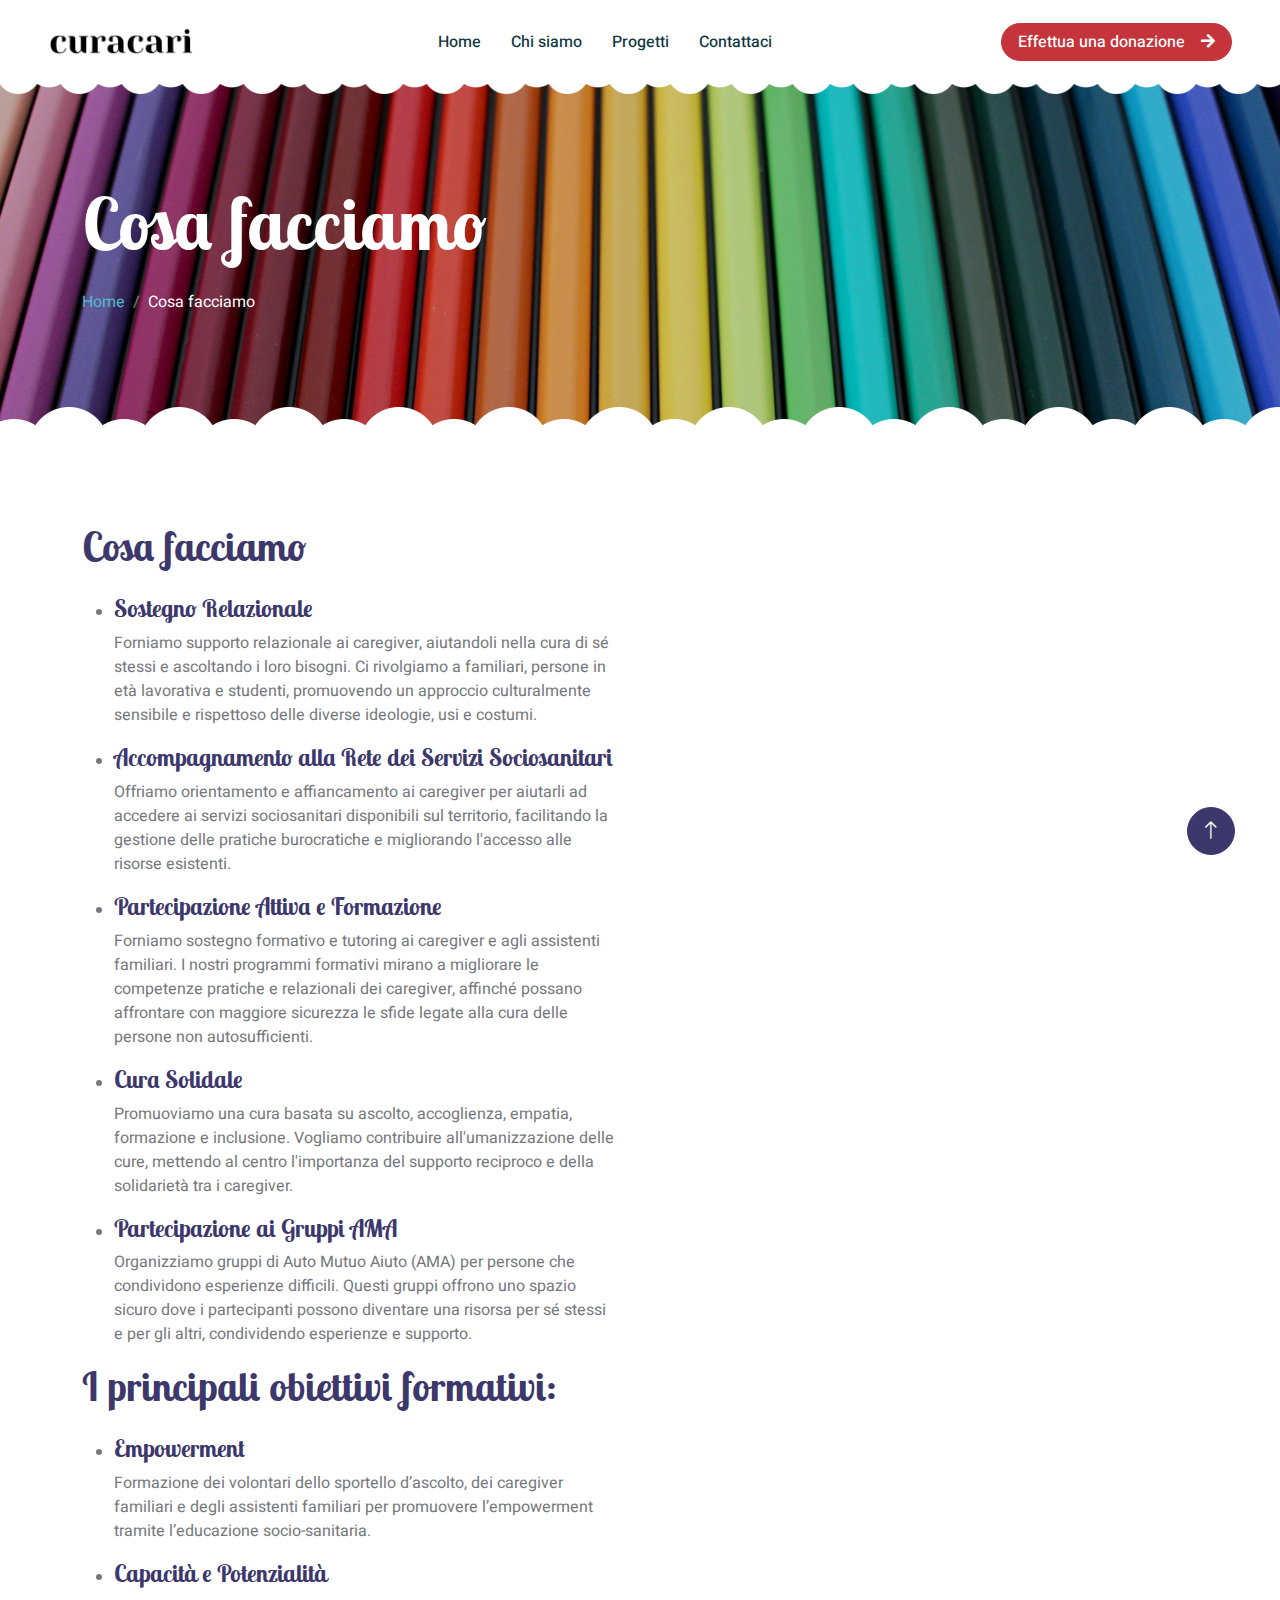
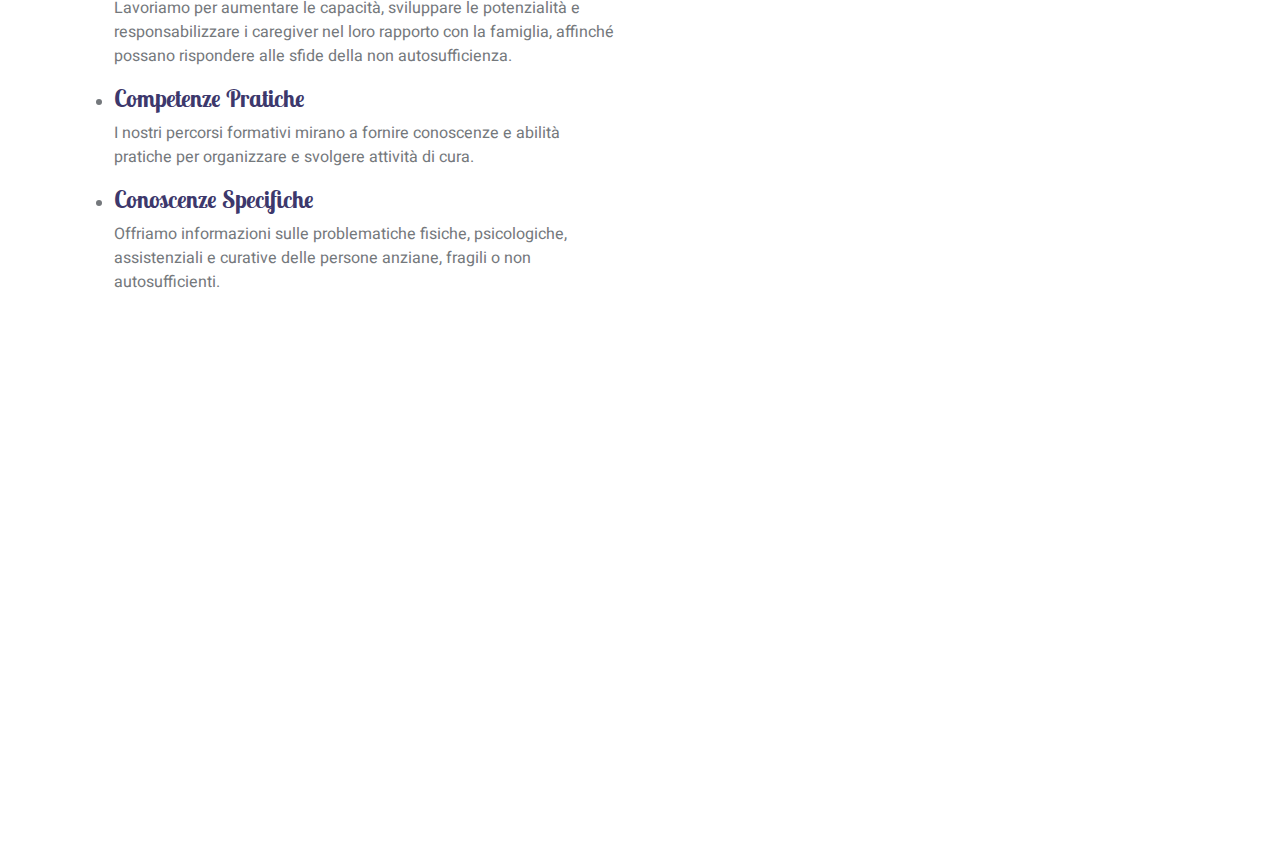
<file: about.html>
<!DOCTYPE html>

<html lang="en">
<head>

<!-- Google tag (gtag.js) -->
<script async="" src="https://www.googletagmanager.com/gtag/js?id=G-STEQ1QMHS6"></script>
<script>
      window.dataLayer = window.dataLayer || [];
      function gtag(){dataLayer.push(arguments);}
      gtag('js', new Date());
      gtag('config', 'G-STEQ1QMHS6');
    </script>
<meta charset="utf-8"/>
<meta content="width=device-width, initial-scale=1.0" name="viewport"/>

<meta content="caregiver, supporto, assistenti familiari, promozione sociale, formazione" name="keywords"/>

<!-- Open Graph Meta Tags -->
<meta content="Curacari - Associazione di promozione sociale" property="og:title"/>
<meta content="Supportiamo caregiver familiari e assistenti offrendo formazione, supporto e accompagnamento alla rete dei servizi sociosanitari." property="og:description"/>
<meta content="img/favicon.png" property="og:image"/> <!-- Sostituisci con l'URL dell'immagine -->
<meta content="https://curacari.org" property="og:url"/> <!-- Sostituisci con l'URL della pagina -->
<meta content="website" property="og:type"/>

<!-- Twitter Meta Tags -->
<meta content="Curacari - Associazione di promozione sociale" name="twitter:title"/>
<meta content="Supportiamo caregiver familiari e assistenti offrendo formazione, supporto e accompagnamento alla rete dei servizi sociosanitari." name="twitter:description"/>
<meta content="img/favicon.png" name="twitter:image"/> <!-- Sostituisci con l'URL dell'immagine -->
<meta content="summary_large_image" name="twitter:card"/>

<!-- Favicon -->
<link href="img/favicon.png" rel="icon" type="image/x-icon"/>

<!-- Google Web Fonts -->
<link href="https://fonts.googleapis.com" rel="preconnect"/>
<link crossorigin="" href="https://fonts.gstatic.com" rel="preconnect"/>
<link href="https://fonts.googleapis.com/css2?family=Heebo:wght@400;500;600&amp;family=Inter:wght@600&amp;family=Lobster+Two:wght@700&amp;display=swap" rel="stylesheet"/>

<!-- Icon Font Stylesheet -->
<link href="https://cdnjs.cloudflare.com/ajax/libs/font-awesome/5.10.0/css/all.min.css" rel="stylesheet"/>
<link href="https://cdn.jsdelivr.net/npm/bootstrap-icons@1.4.1/font/bootstrap-icons.css" rel="stylesheet"/>

<!-- Libraries Stylesheet -->
<link href="lib/animate/animate.min.css" rel="stylesheet"/>
<link href="lib/owlcarousel/assets/owl.carousel.min.css" rel="stylesheet"/>

<!-- Customized Bootstrap Stylesheet -->
<link href="css/bootstrap.min.css" rel="stylesheet"/>

<!-- Template Stylesheet -->
<link href="css/style.css" rel="stylesheet"/>
<title>Chi siamo – Curacari</title><meta content="Curacari è un’associazione dedicata al benessere dei caregiver familiari. Scopri la nostra missione, il nostro team e le attività che realizziamo." name="description"/></head>
<body>
<div class="container-xxl bg-white p-0" id="maincontainer">

<!-- Page Header End -->
<div class="container-xxl py-5 page-header position-relative mb-5">
<div class="container py-5">
<h1 class="display-2 text-white animated slideInDown mb-4">Cosa facciamo</h1>
<nav aria-label="breadcrumb animated slideInDown">
<ol class="breadcrumb">
<li class="breadcrumb-item"><a href="#">Home</a></li>
<li aria-current="page" class="breadcrumb-item text-white active">Cosa facciamo</li>
</ol>
</nav>
</div>
</div>
<!-- Page Header End -->

<!-- About Start -->
<div class="container-xxl py-5">
<div class="container">
<div class="row g-5 align-items-center">
<div class="col-lg-6 wow fadeInUp" data-wow-delay="0.1s">
<h1 class="mb-4 darkblue">Cosa facciamo</h1>
<ul>
<li>
<h4 class="darkblue">Sostegno Relazionale</h4>
<p>Forniamo supporto relazionale ai caregiver, aiutandoli nella cura di sé stessi e ascoltando i loro bisogni. Ci rivolgiamo a familiari, persone in età lavorativa e studenti, promuovendo un approccio culturalmente sensibile e rispettoso delle diverse ideologie, usi e costumi.</p>
</li>
<li>
<h4 class="darkblue">Accompagnamento alla Rete dei Servizi Sociosanitari</h4>
<p>Offriamo orientamento e affiancamento ai caregiver per aiutarli ad accedere ai servizi sociosanitari disponibili sul territorio, facilitando la gestione delle pratiche burocratiche e migliorando l'accesso alle risorse esistenti.</p>
</li>
<li>
<h4 class="darkblue">Partecipazione Attiva e Formazione</h4>
<p>Forniamo sostegno formativo e tutoring ai caregiver e agli assistenti familiari. I nostri programmi formativi mirano a migliorare le competenze pratiche e relazionali dei caregiver, affinché possano affrontare con maggiore sicurezza le sfide legate alla cura delle persone non autosufficienti.</p>
</li>
<li>
<h4 class="darkblue">Cura Solidale</h4>
<p>Promuoviamo una cura basata su ascolto, accoglienza, empatia, formazione e inclusione. Vogliamo contribuire all'umanizzazione delle cure, mettendo al centro l'importanza del supporto reciproco e della solidarietà tra i caregiver.</p>
</li>
<li>
<h4 class="darkblue">Partecipazione ai Gruppi AMA</h4>
<p>Organizziamo gruppi di Auto Mutuo Aiuto (AMA) per persone che condividono esperienze difficili. Questi gruppi offrono uno spazio sicuro dove i partecipanti possono diventare una risorsa per sé stessi e per gli altri, condividendo esperienze e supporto.</p>
</li>
</ul>
<h1 class="mb-4 darkblue">I principali obiettivi formativi:</h1>
<ul>
<li>
<h4 class="darkblue">Empowerment</h4>
<p>Formazione dei volontari dello sportello d’ascolto, dei caregiver familiari e degli assistenti familiari per promuovere l’empowerment tramite l’educazione socio-sanitaria.</p>
</li>
<li>
<h4 class="darkblue">Capacità e Potenzialità</h4>
<p>Lavoriamo per aumentare le capacità, sviluppare le potenzialità e responsabilizzare i caregiver nel loro rapporto con la famiglia, affinché possano rispondere alle sfide della non autosufficienza.</p>
</li>
<li>
<h4 class="darkblue">Competenze Pratiche</h4>
<p>I nostri percorsi formativi mirano a fornire conoscenze e abilità pratiche per organizzare e svolgere attività di cura.</p>
</li>
<li>
<h4 class="darkblue">Conoscenze Specifiche</h4>
<p>Offriamo informazioni sulle problematiche fisiche, psicologiche, assistenziali e curative delle persone anziane, fragili o non autosufficienti.</p>
</li>
</ul>
</div>
<div class="col-lg-6 about-img wow fadeInUp" data-wow-delay="0.5s">
<div class="row">
<div class="col-12 text-center">
<img alt="" class="img-fluid w-75 rounded-circle bg-light p-3" src="img/foto1.jpg"/>
</div>
<div class="col-6 text-start" style="margin-top: -150px;">
<img alt="" class="img-fluid w-100 rounded-circle bg-light p-3" src="img/foto2.jpg"/>
</div>
<div class="col-6 text-end" style="margin-top: -150px;">
<img alt="" class="img-fluid w-100 rounded-circle bg-light p-3" src="img/resto-del-carlino.webp"/>
</div>
</div>
</div>
</div>
</div>
</div>
<!-- About End -->

</div>
<!-- JavaScript Libraries -->
<script src="https://code.jquery.com/jquery-3.4.1.min.js"></script>
<script src="https://cdn.jsdelivr.net/npm/bootstrap@5.0.0/dist/js/bootstrap.bundle.min.js"></script>
<script src="lib/wow/wow.min.js"></script>
<script src="lib/easing/easing.min.js"></script>
<script src="lib/waypoints/waypoints.min.js"></script>
<script src="lib/owlcarousel/owl.carousel.min.js"></script>

<!-- Template Javascript -->
</body>
<script src="js/partials.js"></script>
<script src="js/main.js"></script>
</html>
</file>
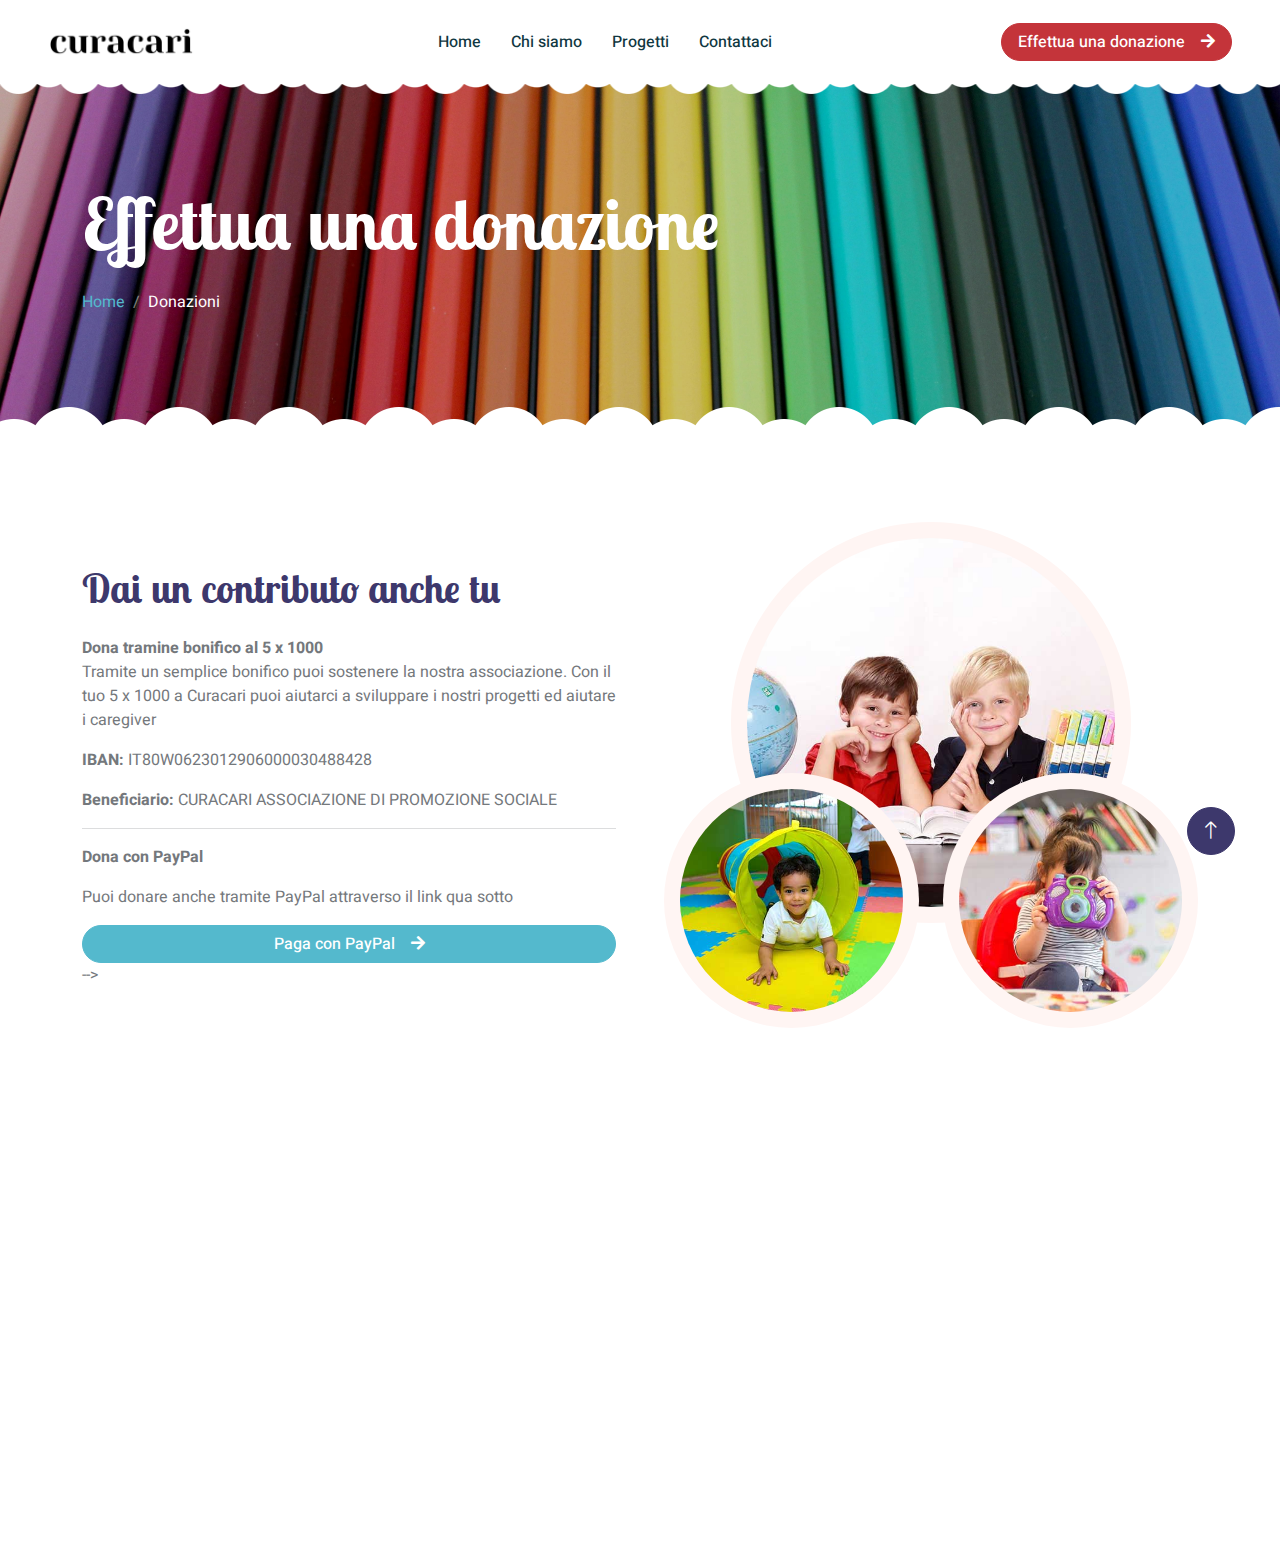
<file: donation.html>
<!DOCTYPE html>
<html lang="en">

<head>
    <!-- Google tag (gtag.js) -->
    <script async src="https://www.googletagmanager.com/gtag/js?id=G-STEQ1QMHS6"></script>
    <script>
      window.dataLayer = window.dataLayer || [];
      function gtag(){dataLayer.push(arguments);}
      gtag('js', new Date());
      gtag('config', 'G-STEQ1QMHS6');
    </script>

    <meta charset="utf-8">
    
    <meta content="width=device-width, initial-scale=1.0" name="viewport">
    <meta content="Curacari è un'associazione di promozione sociale che supporta caregiver familiari e assistenti, offrendo formazione, supporto e accompagnamento alla rete dei servizi sociosanitari." name="description">
    <meta content="caregiver, supporto, assistenti familiari, promozione sociale, formazione" name="keywords">

    <!-- Open Graph Meta Tags -->
    <meta property="og:title" content="Curacari - Associazione di promozione sociale">
    <meta property="og:description" content="Supportiamo caregiver familiari e assistenti offrendo formazione, supporto e accompagnamento alla rete dei servizi sociosanitari.">
    <meta property="og:image" content="img/favicon.png"> <!-- Sostituisci con l'URL dell'immagine -->
    <meta property="og:url" content="https://curacari.org"> <!-- Sostituisci con l'URL della pagina -->
    <meta property="og:type" content="website">

    <!-- Twitter Meta Tags -->
    <meta name="twitter:title" content="Curacari - Associazione di promozione sociale">
    <meta name="twitter:description" content="Supportiamo caregiver familiari e assistenti offrendo formazione, supporto e accompagnamento alla rete dei servizi sociosanitari.">
    <meta name="twitter:image" content="img/favicon.png"> <!-- Sostituisci con l'URL dell'immagine -->
    <meta name="twitter:card" content="summary_large_image">

    <!-- Favicon -->
    <link rel="icon" type="image/x-icon" href="img/favicon.png">
    <title>Fai una donazione – Curacari</title>
    <meta name="description" content="Sostieni Curacari e aiuta i caregiver familiari. Ogni donazione contribuisce a offrire formazione, supporto e strumenti pratici.">

    <!-- Google Web Fonts -->
    <link rel="preconnect" href="https://fonts.googleapis.com">
    <link rel="preconnect" href="https://fonts.gstatic.com" crossorigin>
    <link href="https://fonts.googleapis.com/css2?family=Heebo:wght@400;500;600&family=Inter:wght@600&family=Lobster+Two:wght@700&display=swap" rel="stylesheet">
    
    <!-- Icon Font Stylesheet -->
    <link href="https://cdnjs.cloudflare.com/ajax/libs/font-awesome/5.10.0/css/all.min.css" rel="stylesheet">
    <link href="https://cdn.jsdelivr.net/npm/bootstrap-icons@1.4.1/font/bootstrap-icons.css" rel="stylesheet">

    <!-- Libraries Stylesheet -->
    <link href="lib/animate/animate.min.css" rel="stylesheet">
    <link href="lib/owlcarousel/assets/owl.carousel.min.css" rel="stylesheet">

    <!-- Customized Bootstrap Stylesheet -->
    <link href="css/bootstrap.min.css" rel="stylesheet">

    <!-- Template Stylesheet -->
    <link href="css/style.css" rel="stylesheet">
</head>

<body>
    <div class="container-xxl bg-white p-0" id="maincontainer">



        <!-- Page Header End -->
        <div class="container-xxl py-5 page-header position-relative mb-5">
            <div class="container py-5">
                <h1 class="display-2 text-white animated slideInDown mb-4">Effettua una donazione</h1>
                <nav aria-label="breadcrumb animated slideInDown">
                    <ol class="breadcrumb">
                        <li class="breadcrumb-item"><a href="#">Home</a></li>                        
                        <li class="breadcrumb-item text-white active" aria-current="page">Donazioni</li>
                    </ol>
                </nav>
            </div>
        </div>
        <!-- Page Header End -->


        <!-- About Start -->
        <div class="container-xxl py-5">
            <div class="container">
                <div class="row g-5 align-items-center">
                    <div class="col-lg-6 wow fadeInUp" data-wow-delay="0.1s">
                        <h1 class="mb-4 darkblue">Dai un contributo anche tu</h1>
                        <p><strong>Dona tramine bonifico al 5 x 1000</strong><br>Tramite un semplice bonifico puoi sostenere la nostra associazione. Con il tuo 5 x 1000 a Curacari puoi aiutarci a sviluppare i nostri progetti ed aiutare i caregiver</p>
                        
                        <p><strong>IBAN: </strong>IT80W0623012906000030488428</p>
                        <p ><strong>Beneficiario: </strong>CURACARI ASSOCIAZIONE DI PROMOZIONE SOCIALE<br></p>
                        <hr>
                        <p><strong>Dona con PayPal</strong></p>
                        <p>Puoi donare anche tramite PayPal attraverso il link qua sotto</p>
                        <a target=”_blank” href="https://paypal.me/curacari" class="btn btn-primary btn-bluebtn rounded-pill px-3  d-lg-block">Paga con PayPal<i class="fa fa-arrow-right ms-3"></i></a>
                         -->
                    </div>
                    <div class="col-lg-6 about-img wow fadeInUp" data-wow-delay="0.5s">
                        <div class="row">
                            <div class="col-12 text-center">
                                <img class="img-fluid w-75 rounded-circle bg-light p-3" src="img/about-1.jpg" alt="">
                            </div>
                            <div class="col-6 text-start" style="margin-top: -150px;">
                                <img class="img-fluid w-100 rounded-circle bg-light p-3" src="img/about-2.jpg" alt="">
                            </div>
                            <div class="col-6 text-end" style="margin-top: -150px;">
                                <img class="img-fluid w-100 rounded-circle bg-light p-3" src="img/about-3.jpg" alt="">
                            </div>
                        </div>
                    </div>
                </div>
            </div>
        </div>
        <!-- About End -->





        



    </div>

    <!-- JavaScript Libraries -->
    <script src="https://code.jquery.com/jquery-3.4.1.min.js"></script>
    <script src="https://cdn.jsdelivr.net/npm/bootstrap@5.0.0/dist/js/bootstrap.bundle.min.js"></script>
    <script src="lib/wow/wow.min.js"></script>
    <script src="lib/easing/easing.min.js"></script>
    <script src="lib/waypoints/waypoints.min.js"></script>
    <script src="lib/owlcarousel/owl.carousel.min.js"></script>

    <!-- Template Javascript -->
    
</body>
<script src="js/partials.js"></script>
<script src="js/main.js"></script>
</html>
</file>
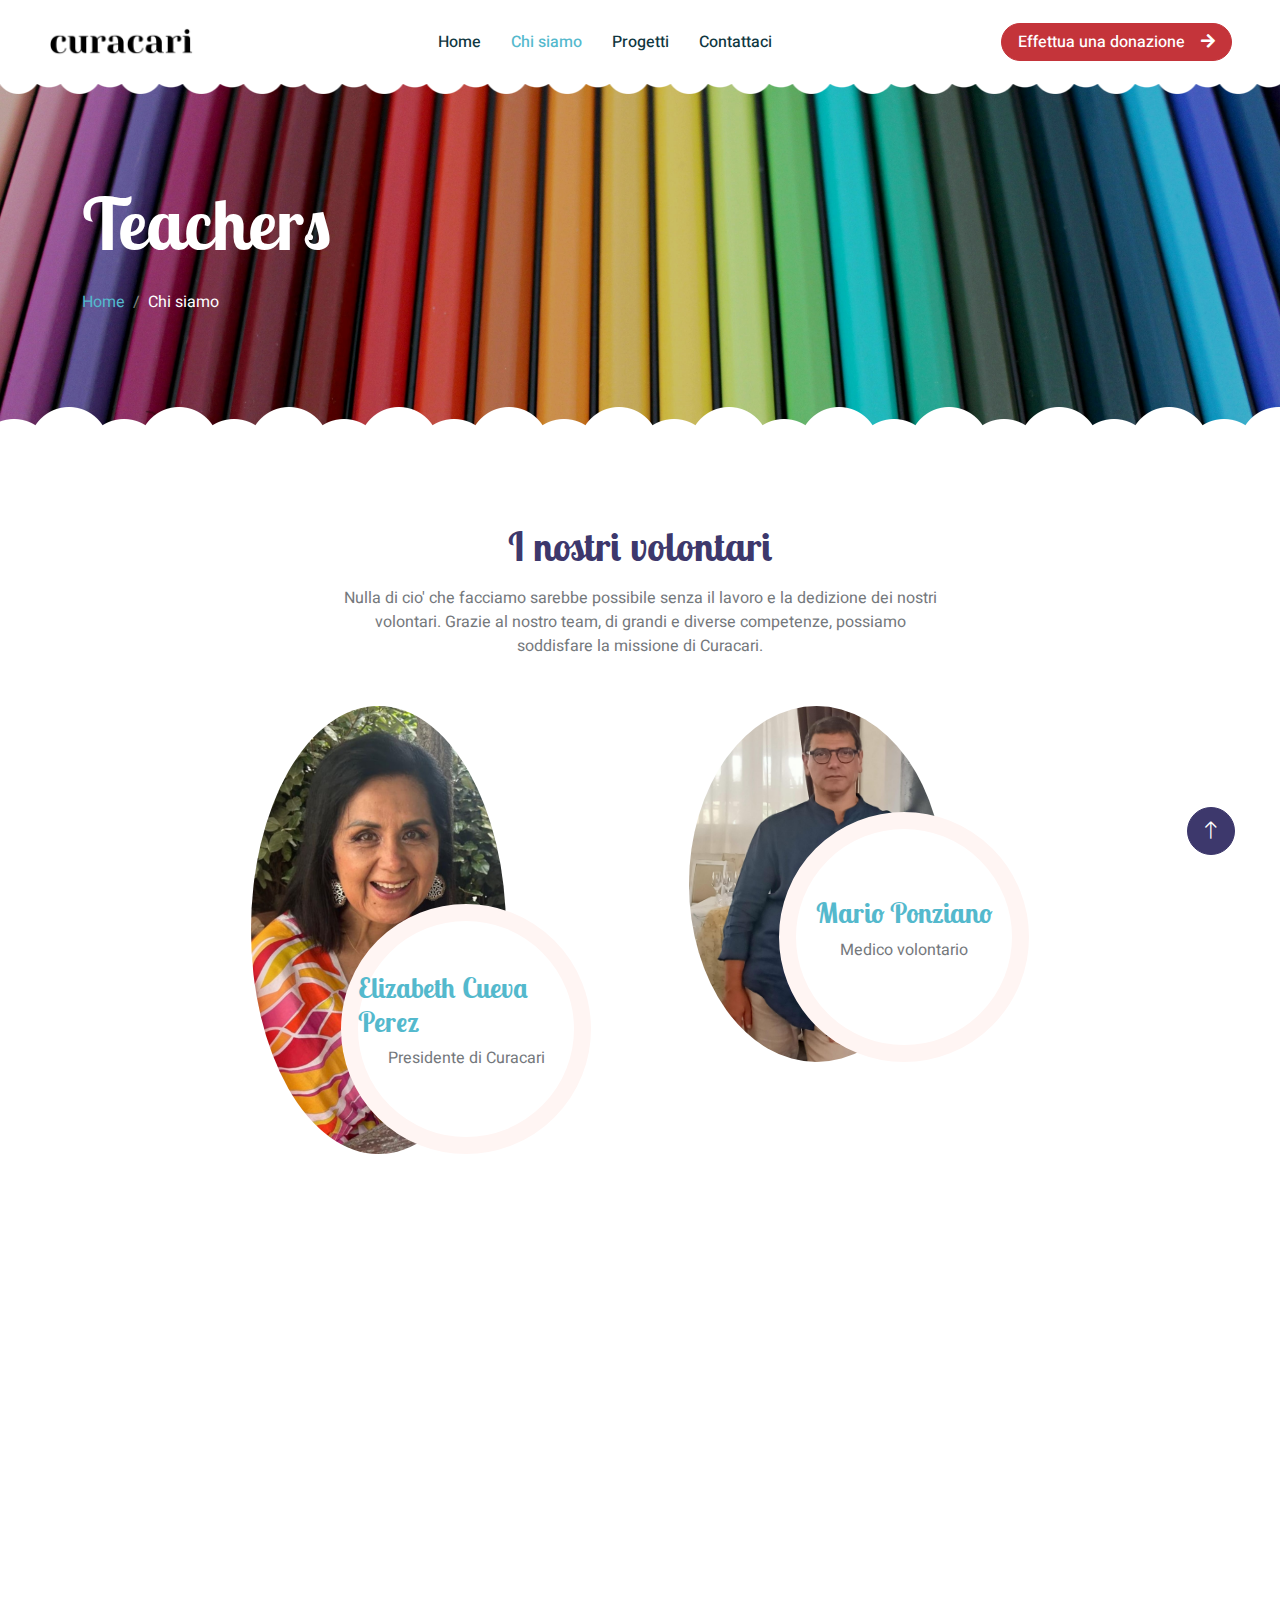
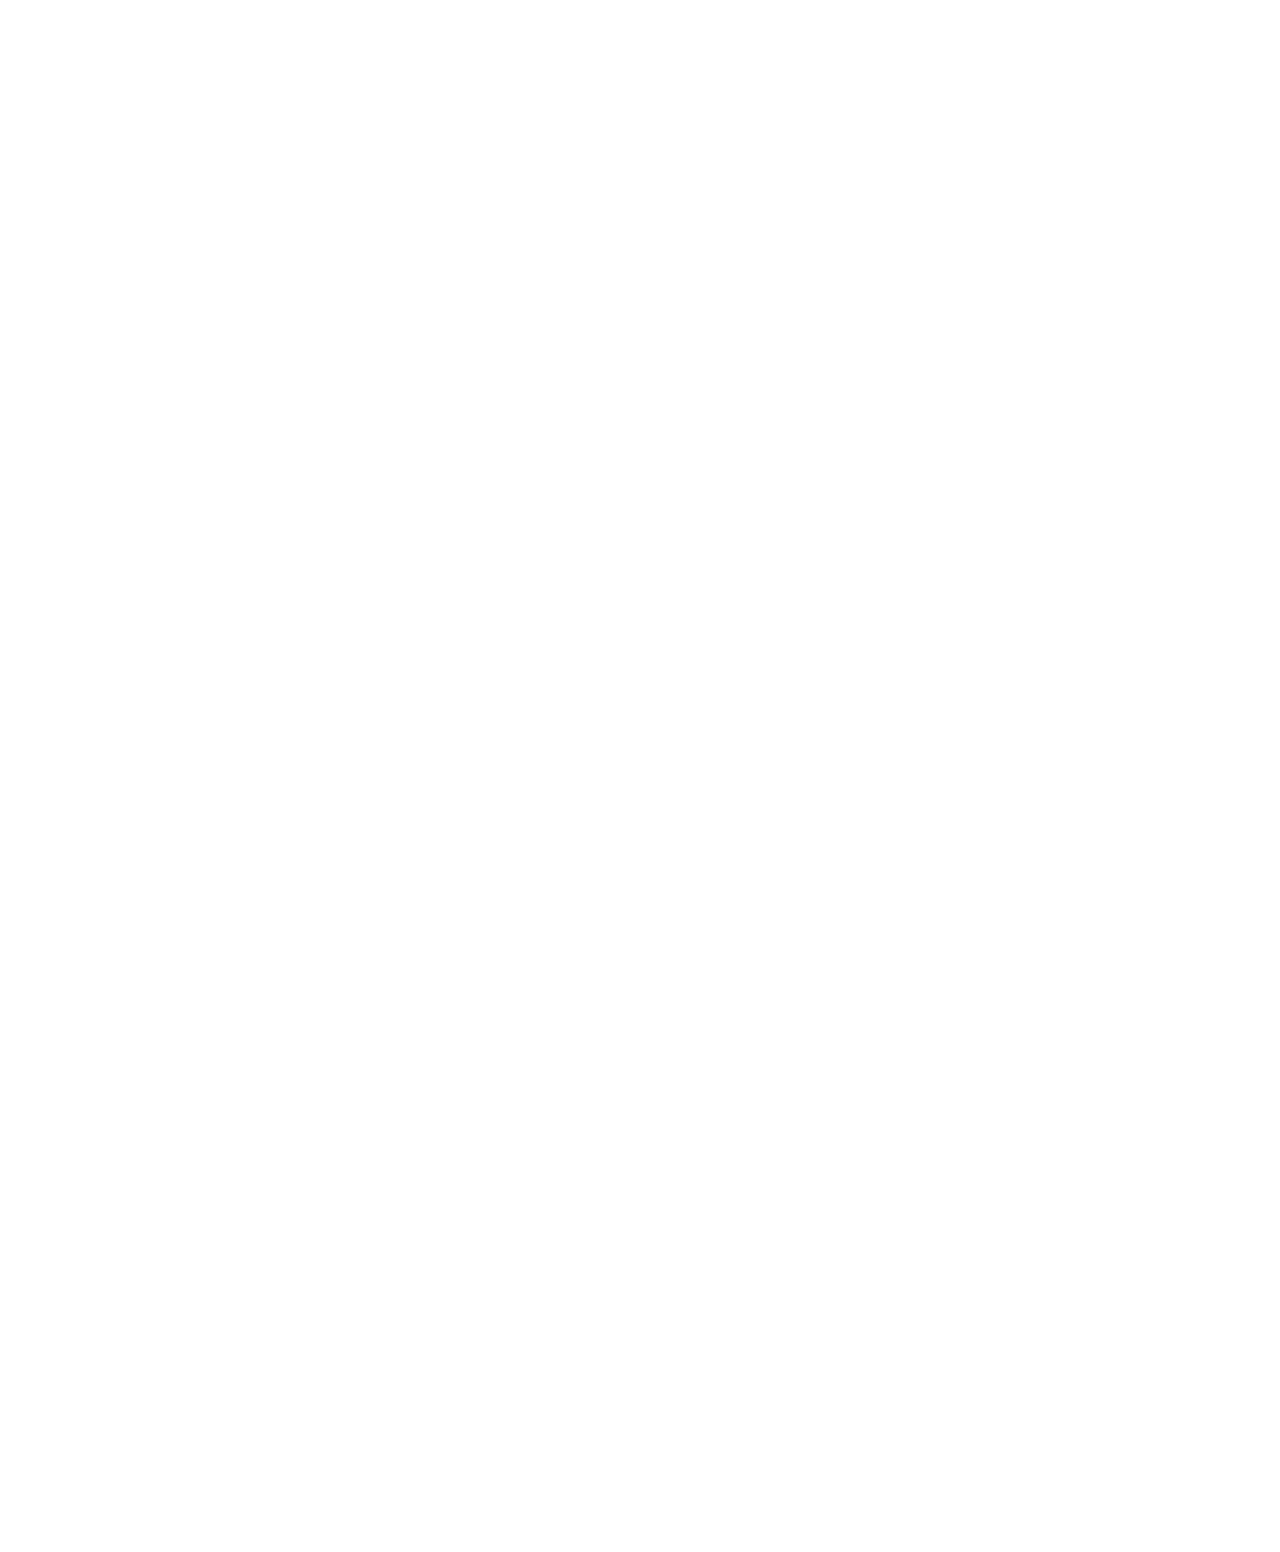
<file: team.html>
<!DOCTYPE html>
<html lang="en">

<head>
    <!-- Google tag (gtag.js) -->
    <script async src="https://www.googletagmanager.com/gtag/js?id=G-STEQ1QMHS6"></script>
    <script>
      window.dataLayer = window.dataLayer || [];
      function gtag(){dataLayer.push(arguments);}
      gtag('js', new Date());
      gtag('config', 'G-STEQ1QMHS6');
    </script>

    <meta charset="utf-8">
    
    <meta content="width=device-width, initial-scale=1.0" name="viewport">
    <meta content="Curacari è un'associazione di promozione sociale che supporta caregiver familiari e assistenti, offrendo formazione, supporto e accompagnamento alla rete dei servizi sociosanitari." name="description">
    <meta content="caregiver, supporto, assistenti familiari, promozione sociale, formazione" name="keywords">

    <!-- Open Graph Meta Tags -->
    <meta property="og:title" content="Curacari - Associazione di promozione sociale">
    <meta property="og:description" content="Supportiamo caregiver familiari e assistenti offrendo formazione, supporto e accompagnamento alla rete dei servizi sociosanitari.">
    <meta property="og:image" content="img/favicon.png"> <!-- Sostituisci con l'URL dell'immagine -->
    <meta property="og:url" content="https://curacari.org"> <!-- Sostituisci con l'URL della pagina -->
    <meta property="og:type" content="website">

    <!-- Twitter Meta Tags -->
    <meta name="twitter:title" content="Curacari - Associazione di promozione sociale">
    <meta name="twitter:description" content="Supportiamo caregiver familiari e assistenti offrendo formazione, supporto e accompagnamento alla rete dei servizi sociosanitari.">
    <meta name="twitter:image" content="img/favicon.png"> <!-- Sostituisci con l'URL dell'immagine -->
    <meta name="twitter:card" content="summary_large_image">

    <!-- Favicon -->
    <link rel="icon" type="image/x-icon" href="img/favicon.png">
    <title>Il nostro team – Curacari</title>
    <meta name="description" content="Conosci i professionisti e volontari che rendono possibile il lavoro di Curacari. Un team multidisciplinare al servizio dei caregiver.">

    <!-- Google Web Fonts -->
    <link rel="preconnect" href="https://fonts.googleapis.com">
    <link rel="preconnect" href="https://fonts.gstatic.com" crossorigin>
    <link href="https://fonts.googleapis.com/css2?family=Heebo:wght@400;500;600&family=Inter:wght@600&family=Lobster+Two:wght@700&display=swap" rel="stylesheet">
    
    <!-- Icon Font Stylesheet -->
    <link href="https://cdnjs.cloudflare.com/ajax/libs/font-awesome/5.10.0/css/all.min.css" rel="stylesheet">
    <link href="https://cdn.jsdelivr.net/npm/bootstrap-icons@1.4.1/font/bootstrap-icons.css" rel="stylesheet">

    <!-- Libraries Stylesheet -->
    <link href="lib/animate/animate.min.css" rel="stylesheet">
    <link href="lib/owlcarousel/assets/owl.carousel.min.css" rel="stylesheet">

    <!-- Customized Bootstrap Stylesheet -->
    <link href="css/bootstrap.min.css" rel="stylesheet">

    <!-- Template Stylesheet -->
    <link href="css/style.css" rel="stylesheet">
</head>

<body>
    <div class="container-xxl bg-white p-0" id="maincontainer">



        <!-- Page Header End -->
        <div class="container-xxl py-5 page-header position-relative mb-5">
            <div class="container py-5">
                <h1 class="display-2 text-white animated slideInDown mb-4">Teachers</h1>
                <nav aria-label="breadcrumb animated slideInDown">
                    <ol class="breadcrumb">
                        <li class="breadcrumb-item"><a href="#">Home</a></li>                        
                        <li class="breadcrumb-item text-white active" aria-current="page">Chi siamo</li>
                    </ol>
                </nav>
            </div>
        </div>
        <!-- Page Header End -->


        <!-- Team Start -->
        <div class="container-xxl py-5">
            <div class="container">
                <div class="text-center mx-auto mb-5 wow fadeInUp" data-wow-delay="0.1s" style="max-width: 600px;">
                    <h1 class="mb-3 darkblue">I nostri volontari</h1>
                    <p>Nulla di cio' che facciamo sarebbe possibile senza il lavoro e la dedizione dei nostri volontari. Grazie al nostro team, di grandi e diverse competenze, possiamo soddisfare la missione di Curacari.</p>
                </div>
                <div class="row g-5" id="teamrow">
                    
                    <div class="col-lg-4 col-md-6 wow fadeInUp" data-wow-delay="0.1s">
                        <div class="team-item position-relative">
                            <img class="img-fluid rounded-circle w-75" src="img/team-elizabeth.png" alt="">
                            <div class="team-text">
                                <h3>Elizabeth Cueva Perez</h3>
                                <p>Presidente di Curacari</p>
                                <div class="d-flex align-items-center">
                                    <!-- <a class="btn btn-square btn-primary mx-1" href=""><i class="fab fa-facebook-f"></i></a>
                                    <a class="btn btn-square btn-primary  mx-1" href=""><i class="fab fa-twitter"></i></a>
                                    <a class="btn btn-square btn-primary  mx-1" href=""><i class="fab fa-instagram"></i></a> -->
                                </div>
                            </div>
                        </div>
                    </div>
                    
                        <div class="col-lg-4 col-md-6 wow fadeInUp" data-wow-delay="0.1s">
                        <div class="team-item position-relative">
                            <img class="img-fluid rounded-circle w-75" src="img/team-mario.jpeg" alt="">
                            <div class="team-text">
                                <h3>Mario Ponziano</h3>
                                <p>Medico volontario</p>
                                <div class="d-flex align-items-center">
                                </div>
                            </div>
                        </div>
                    </div>

                        <div class="col-lg-4 col-md-6 wow fadeInUp" data-wow-delay="0.1s">
                        <div class="team-item position-relative">
                            <img class="img-fluid rounded-circle w-75" src="img/team-elisa.jpeg" alt="">
                            <div class="team-text">
                                <h3>Maria Assunta Ioele</h3>
                                <p>Avvocatessa volontaria</p>
                                <div class="d-flex align-items-center">
                                </div>
                            </div>
                        </div>
                    </div>

                        <div class="col-lg-4 col-md-6 wow fadeInUp" data-wow-delay="0.1s">
                        <div class="team-item position-relative">
                            <img class="img-fluid rounded-circle w-75" src="img/team-elisa.jpeg" alt="">
                            <div class="team-text">
                                <h3>Elisabetta Adani</h3>
                                <p>Volontaria infermiera</p>
                                <div class="d-flex align-items-center">
                                </div>
                            </div>
                        </div>
                    </div>
                    
                    <div class="col-lg-4 col-md-6 wow fadeInUp" data-wow-delay="0.1s">
                        <div class="team-item position-relative">
                            <img class="img-fluid rounded-circle w-75" src="img/team-riccardo.png" alt="">
                            <div class="team-text">
                                <h3>Riccardo Ferrari</h3>
                                <p>Incaricato alla crescita</p>
                                <div class="d-flex align-items-center">
                                </div>
                            </div>
                        </div>
                    </div>
                    
                    <div class="col-lg-4 col-md-6 wow fadeInUp" data-wow-delay="0.1s">
                        <div class="team-item position-relative">
                            <img class="img-fluid rounded-circle w-75" src="img/team-laura.png" alt="">
                            <div class="team-text">
                                <h3>Laura Amaritei</h3>
                                <p>Facilitatrice volontaria</p>
                                <div class="d-flex align-items-center">
                                </div>
                            </div>
                        </div>
                    </div>
                    
                    <div class="col-lg-4 col-md-6 wow fadeInUp" data-wow-delay="0.1s">
                        <div class="team-item position-relative">
                            <img class="img-fluid rounded-circle w-75" src="img/team-alison.png" alt="">
                            <div class="team-text">
                                <h3>Alison Espinoza</h3>
                                <p>Volontaria</p>
                                <div class="d-flex align-items-center">
                                </div>
                            </div>
                        </div>
                    </div>
                    
                    <div class="col-lg-4 col-md-6 wow fadeInUp" data-wow-delay="0.1s">
                        <div class="team-item position-relative">
                            <img class="img-fluid rounded-circle w-75" src="img/team-angela.png" alt="">
                            <div class="team-text">
                                <h3>Angela Azzaro</h3>
                                <p>Volontaria</p>
                                <div class="d-flex align-items-center">
                                 </div>
                            </div>
                        </div>
                    </div>
                    
                </div>
            </div>
        </div>
        <!-- Team End -->



    </div>

    <!-- JavaScript Libraries -->
    <script src="https://code.jquery.com/jquery-3.4.1.min.js"></script>
    <script src="https://cdn.jsdelivr.net/npm/bootstrap@5.0.0/dist/js/bootstrap.bundle.min.js"></script>
    <script src="lib/wow/wow.min.js"></script>
    <script src="lib/easing/easing.min.js"></script>
    <script src="lib/waypoints/waypoints.min.js"></script>
    <script src="lib/owlcarousel/owl.carousel.min.js"></script>

    <!-- Template Javascript -->
    
</body>
<script src="js/partials.js"></script>
<script src="js/main.js"></script>
</html>
</file>
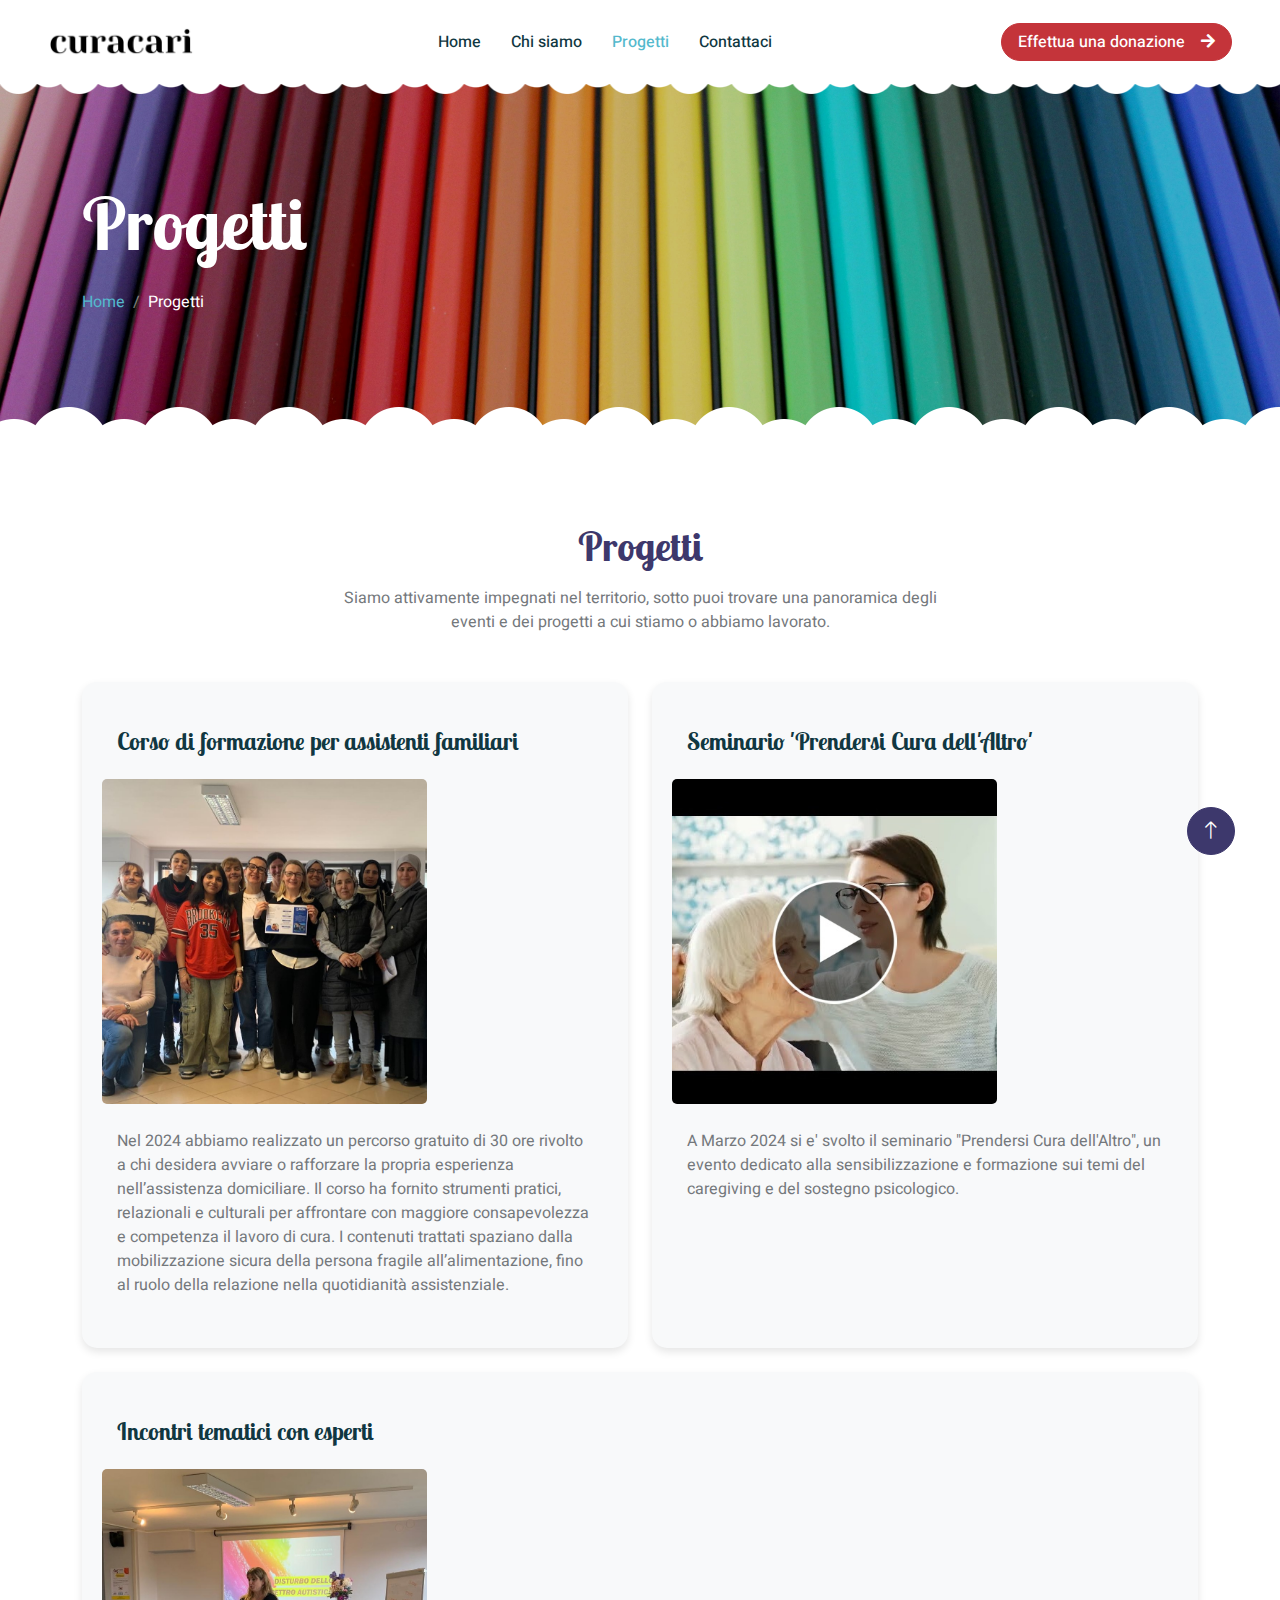
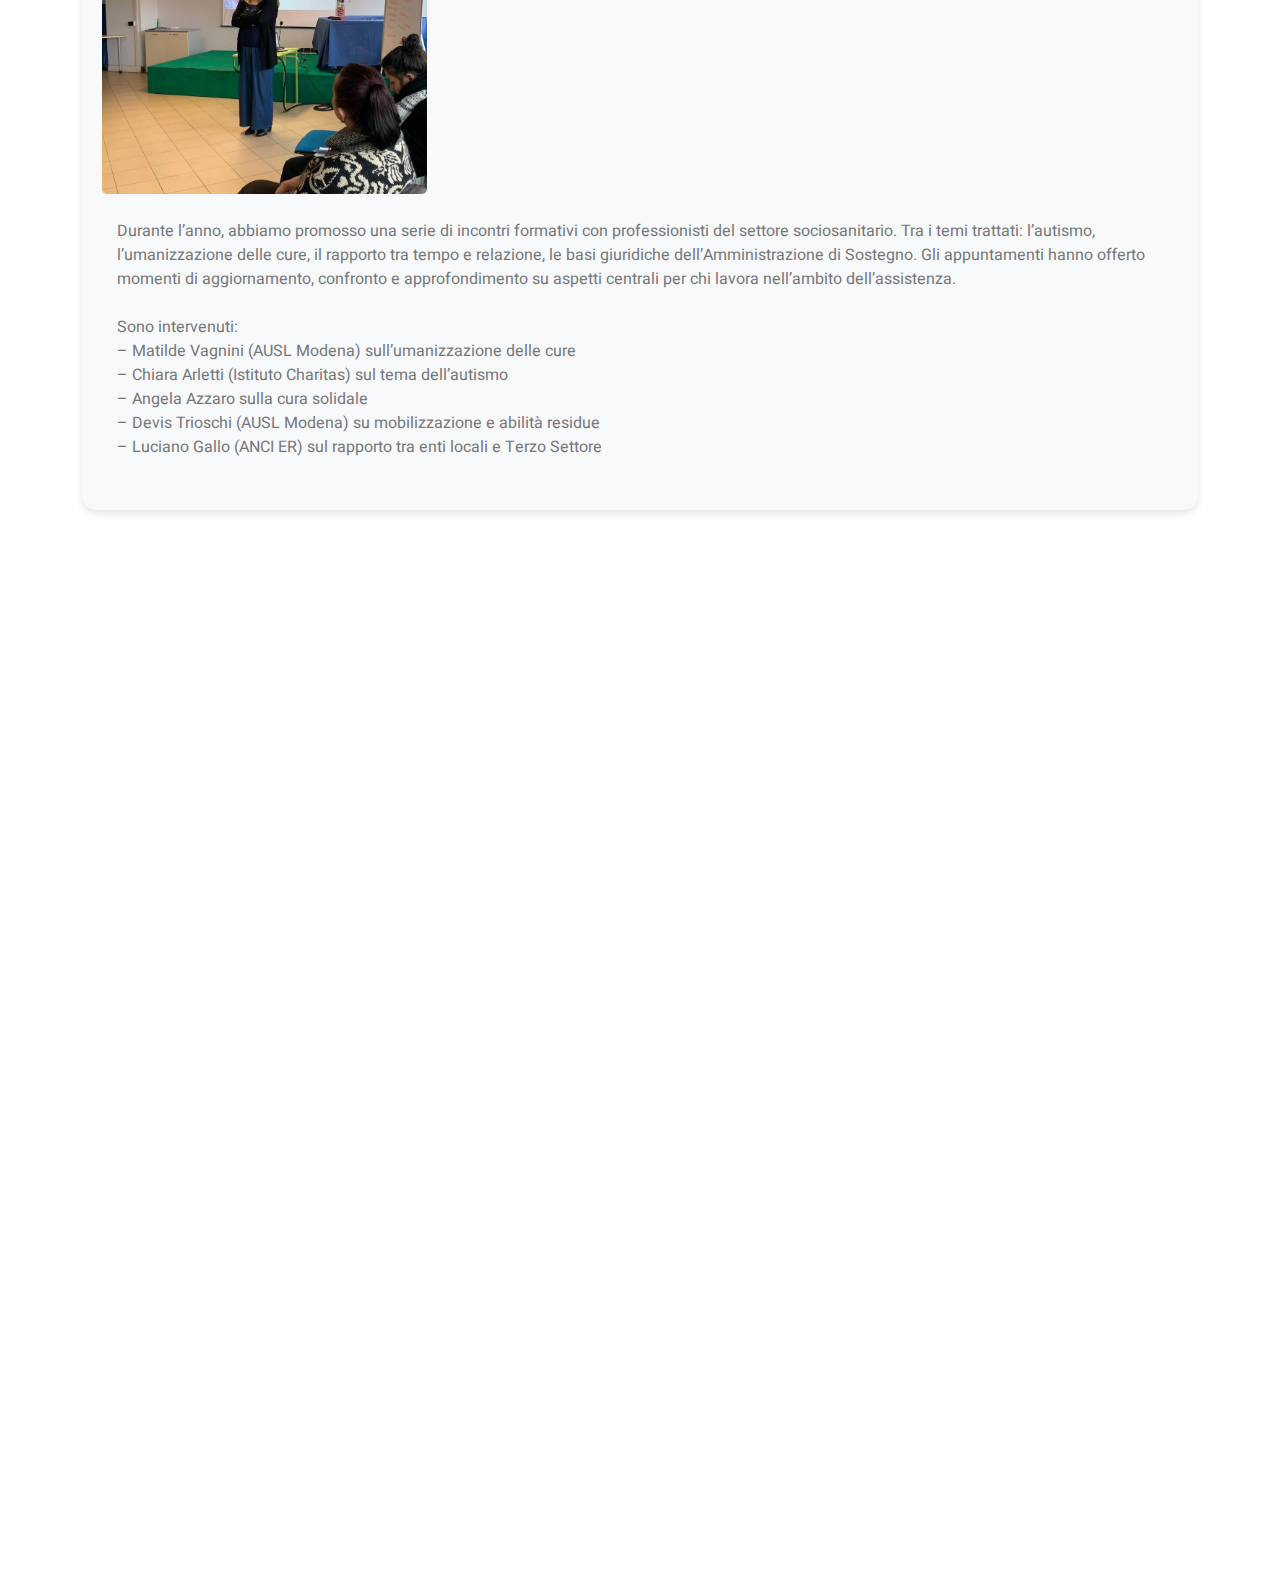
<file: testimonianze.html>
<!DOCTYPE html>
<html lang="en">

<head>
    <!-- Google tag (gtag.js) -->
    <script async src="https://www.googletagmanager.com/gtag/js?id=G-STEQ1QMHS6"></script>
    <script>
      window.dataLayer = window.dataLayer || [];
      function gtag(){dataLayer.push(arguments);}
      gtag('js', new Date());
      gtag('config', 'G-STEQ1QMHS6');
    </script>

    <meta charset="utf-8">
    
    <meta content="width=device-width, initial-scale=1.0" name="viewport">
    <meta content="Curacari è un'associazione di promozione sociale che supporta caregiver familiari e assistenti, offrendo formazione, supporto e accompagnamento alla rete dei servizi sociosanitari." name="description">
    <meta content="caregiver, supporto, assistenti familiari, promozione sociale, formazione" name="keywords">

    <!-- Open Graph Meta Tags -->
    <meta property="og:title" content="Curacari - Associazione di promozione sociale">
    <meta property="og:description" content="Supportiamo caregiver familiari e assistenti offrendo formazione, supporto e accompagnamento alla rete dei servizi sociosanitari.">
    <meta property="og:image" content="img/favicon.png"> <!-- Sostituisci con l'URL dell'immagine -->
    <meta property="og:url" content="https://curacari.org"> <!-- Sostituisci con l'URL della pagina -->
    <meta property="og:type" content="website">

    <!-- Twitter Meta Tags -->
    <meta name="twitter:title" content="Curacari - Associazione di promozione sociale">
    <meta name="twitter:description" content="Supportiamo caregiver familiari e assistenti offrendo formazione, supporto e accompagnamento alla rete dei servizi sociosanitari.">
    <meta name="twitter:image" content="img/favicon.png"> <!-- Sostituisci con l'URL dell'immagine -->
    <meta name="twitter:card" content="summary_large_image">

    <!-- Favicon -->
    <link rel="icon" type="image/x-icon" href="img/favicon.png">
    <title>Progetti e testimonianze – Curacari</title>
    <meta name="description" content="Leggi le storie e le esperienze di chi ha partecipato ai progetti di Curacari. Le parole dei caregiver che abbiamo sostenuto.">


    <!-- Google Web Fonts -->
    <link rel="preconnect" href="https://fonts.googleapis.com">
    <link rel="preconnect" href="https://fonts.gstatic.com" crossorigin>
    <link href="https://fonts.googleapis.com/css2?family=Heebo:wght@400;500;600&family=Inter:wght@600&family=Lobster+Two:wght@700&display=swap" rel="stylesheet">
    
    <!-- Icon Font Stylesheet -->
    <link href="https://cdnjs.cloudflare.com/ajax/libs/font-awesome/5.10.0/css/all.min.css" rel="stylesheet">
    <link href="https://cdn.jsdelivr.net/npm/bootstrap-icons@1.4.1/font/bootstrap-icons.css" rel="stylesheet">

    <!-- Libraries Stylesheet -->
    <link href="lib/animate/animate.min.css" rel="stylesheet">
    <link href="lib/owlcarousel/assets/owl.carousel.min.css" rel="stylesheet">

    <!-- Customized Bootstrap Stylesheet -->
    <link href="css/bootstrap.min.css" rel="stylesheet">

    <!-- Template Stylesheet -->
    <link href="css/style.css" rel="stylesheet">
</head>

<body>
    <div class="container-xxl bg-white p-0" id="maincontainer">



        <!-- Page Header End -->
        <div class="container-xxl py-5 page-header position-relative mb-5">
            <div class="container py-5">
                <h1 class="display-2 text-white animated slideInDown mb-4">Progetti</h1>
                <nav aria-label="breadcrumb animated slideInDown">
                    <ol class="breadcrumb">
                        <li class="breadcrumb-item"><a href="#">Home</a></li>                        
                        <li class="breadcrumb-item text-white active" aria-current="page">Progetti</li>
                    </ol>
                </nav>
            </div>
        </div>
        <!-- Page Header End -->
        
        <!-- Projects Start -->
        <div class="container-xxl py-5">
            <div class="container">
                <div class="text-center mx-auto mb-5 wow fadeInUp" data-wow-delay="0.1s" style="max-width: 600px;">
                    <h1 class="mb-3 darkblue">Progetti</h1>
                    <p>Siamo attivamente impegnati nel territorio, sotto puoi trovare una panoramica degli eventi e dei progetti a cui stiamo o abbiamo lavorato.</p>
                </div>
                

            <div class="projectscontainer">
                
                <div class="projectcard" onclick="window.open('https://www.modenatoday.it/attualita/a-maranello-un-percorso-di-formazione-per-gli-assistenti-famigliari.html', '_blank');">
                    <h4 >Corso di formazione per assistenti familiari</h4>
                    <img src="img/testimonianza-corso.jpeg" alt="">
                    <p onclick="event.stopPropagation()">Nel 2024 abbiamo realizzato un percorso gratuito di 30 ore rivolto a chi desidera avviare o rafforzare la propria esperienza nell’assistenza domiciliare. Il corso ha fornito strumenti pratici, relazionali e culturali per affrontare con maggiore consapevolezza e competenza il lavoro di cura. I contenuti trattati spaziano dalla mobilizzazione sicura della persona fragile all’alimentazione, fino al ruolo della relazione nella quotidianità assistenziale.</p>
                </div>
                
                <div class="projectcard" onclick="window.open('https://www.youtube.com/watch?v=9ijngU4JN4o', '_blank');">
                    <h4 onclick="window.open('https://www.youtube.com/watch?v=9ijngU4JN4o', '_blank');">Seminario 'Prendersi Cura dell'Altro'</h4>
                    <img src="img/proj6.jpg" alt="">
                    <p onclick="event.stopPropagation()">A Marzo 2024 si e' svolto il seminario "Prendersi Cura dell'Altro", un evento dedicato alla sensibilizzazione e formazione sui temi del caregiving e del sostegno psicologico.</p>
                </div>

                <div class="projectcard">
                    <h4 >Incontri tematici con esperti</h4>
                    <img src="img/testimonianza-arletti.jpeg" alt="">
                    <p onclick="event.stopPropagation()">
                        Durante l’anno, abbiamo promosso una serie di incontri formativi con professionisti del settore sociosanitario. Tra i temi trattati: l’autismo, l’umanizzazione delle cure, il rapporto tra tempo e relazione, le basi giuridiche dell’Amministrazione di Sostegno. Gli appuntamenti hanno offerto momenti di aggiornamento, confronto e approfondimento su aspetti centrali per chi lavora nell’ambito dell’assistenza.<br><br>
                        Sono intervenuti:<br>
                        – Matilde Vagnini (AUSL Modena) sull’umanizzazione delle cure<br>
                        – Chiara Arletti (Istituto Charitas) sul tema dell’autismo<br>
                        – Angela Azzaro sulla cura solidale<br>
                        – Devis Trioschi (AUSL Modena) su mobilizzazione e abilità residue<br>
                        – Luciano Gallo (ANCI ER) sul rapporto tra enti locali e Terzo Settore
                    </p>
                </div>


            </div>



            </div>
        </div>
        <!-- Projects End -->


        <!-- Testimonial Start -->
        <div class="container-xxl py-5">
            <div class="container">
                <div class="text-center mx-auto mb-5 wow fadeInUp" data-wow-delay="0.1s" style="max-width: 600px;">
                    <h1 class="mb-3 darkblue">Cosa dicono di noi</h1>
                    <p>I nostri progetti sono apprezzati dagli enti locali e dalla comunita' che apprezzano il nostro approccio basato su una cura che mette al centro  ascolto, accoglienza, empatia, formazione e inclusione</p>
                </div>
                <div class="owl-carousel testimonial-carousel wow fadeInUp" data-wow-delay="0.1s">
                    <div class="testimonial-item bg-light rounded p-5">
                        <p class="fs-5">"Curacari, una onlus per i caregiver: Lavorerà su tutto il distretto"</p>
                        <div class="d-flex align-items-center bg-white me-n5" style="border-radius: 50px 0 0 50px;">
                            <img class="img-fluid flex-shrink-0 rounded-circle" src="img/newspaper.png" style="width: 90px; height: 90px; object-fit: cover;">
                            <div class="ps-3">
                                <h3 class="mb-1 darkblue">Il Resto del Carlino</h3>
                                <span>14 Dicembre 2023</span>
                            </div>
                            <i class="fa fa-quote-right fa-3x text-primary ms-auto d-none d-sm-flex"></i>
                        </div>
                    </div>
                    <div class="testimonial-item bg-light rounded p-5">
                        <p class="fs-5">"Prendersi cura dei caregiver: nasce l'associazione Curacari"</p>                        
                        <div class="d-flex align-items-center bg-white me-n5" style="border-radius: 50px 0 0 50px;">
                            <img class="img-fluid flex-shrink-0 rounded-circle" src="img/newspaper.png" style="width: 90px; height: 90px; object-fit: cover;">
                            <div class="ps-3">
                                <h3 class="mb-1 darkblue">Maranello Oggi</h3>
                                <span>Mercoledì 13 Dicembre 2023</span>
                            </div>
                            <i class="fa fa-quote-right fa-3x text-primary ms-auto d-none d-sm-flex"></i>
                        </div>
                    </div>
                    <div class="testimonial-item bg-light rounded p-5">
                        <p class="fs-5">"Curacari, la rete del welfare amplia i servizi per gli anziani"</p>
                        <div class="d-flex align-items-center bg-white me-n5" style="border-radius: 50px 0 0 50px;">
                            <img class="img-fluid flex-shrink-0 rounded-circle" src="img/newspaper.png" style="width: 90px; height: 90px; object-fit: cover;">
                            <div class="ps-3">
                                <h3 class="mb-1 darkblue">Gazzetta di Modena</h3>
                                <span></span>
                            </div>
                            <i class="fa fa-quote-right fa-3x text-primary ms-auto d-none d-sm-flex"></i>
                        </div>
                    </div>
                    <div class="testimonial-item bg-light rounded p-5">
                        <p class="fs-5">"A Maranello un percorso di formazione per gli assistenti famigliari"</p>                        
                        <div class="d-flex align-items-center bg-white me-n5" style="border-radius: 50px 0 0 50px;">
                            <img class="img-fluid flex-shrink-0 rounded-circle" src="img/newspaper.png" style="width: 90px; height: 90px; object-fit: cover;">
                            <div class="ps-3">
                                <h3 class="mb-1 darkblue">Modena Today</h3>
                                <span>17 ottobre 2024</span>
                            </div>
                            <i class="fa fa-quote-right fa-3x text-primary ms-auto d-none d-sm-flex"></i>    
                        </div>
                    </div>
                </div>
            </div>
        </div>
        <!-- Testimonial End -->

        


    </div>

    <!-- JavaScript Libraries -->
    <script src="https://code.jquery.com/jquery-3.4.1.min.js"></script>
    <script src="https://cdn.jsdelivr.net/npm/bootstrap@5.0.0/dist/js/bootstrap.bundle.min.js"></script>
    <script src="lib/wow/wow.min.js"></script>
    <script src="lib/easing/easing.min.js"></script>
    <script src="lib/waypoints/waypoints.min.js"></script>
    <script src="lib/owlcarousel/owl.carousel.min.js"></script>

    <!-- Template Javascript -->
    
</body>
<script src="js/partials.js"></script>
<script src="js/main.js"></script>
</html>
</file>
<file: css/style.css>
/********** Template CSS **********/
:root {
    --primary: #54b9cd;
    --light: #FFF5F3;
    --dark: #103741;
}

.back-to-top {
    position: fixed;
    display: none;
    right: 45px;
    bottom: 45px;
    z-index: 99;
}


/*** Spinner ***/
#spinner {
    opacity: 0;
    visibility: hidden;
    transition: opacity .5s ease-out, visibility 0s linear .5s;
    z-index: 99999;
}

#spinner.show {
    transition: opacity .5s ease-out, visibility 0s linear 0s;
    visibility: visible;
    opacity: 1;
}


/*** Button ***/
.btn {
    font-weight: 500;
    transition: .5s;
}

.btn.btn-primary {
    color: #FFFFFF;
}

.btn-square {
    width: 38px;
    height: 38px;
}

.btn-sm-square {
    width: 32px;
    height: 32px;
}

.btn-lg-square {
    width: 48px;
    height: 48px;
}

.btn-square,
.btn-sm-square,
.btn-lg-square {
    padding: 0;
    display: flex;
    align-items: center;
    justify-content: center;
    font-weight: normal;
    border-radius: 50px;
}


/*** Heading ***/
h1,
h2,
h3,
h4,
.h1,
.h2,
.h3,
.h4,
.display-1,
.display-2,
.display-3,
.display-4,
.display-5,
.display-6 {
    font-family: 'Lobster Two', cursive;
    font-weight: 700;
}

h5,
h6,
.h5,
.h6 {
    font-weight: 600;
}

.font-secondary {
    font-family: 'Lobster Two', cursive;
}


/*** Navbar ***/
.navbar .navbar-nav .nav-link {
    padding: 30px 15px;
    color: var(--dark);
    font-weight: 500;
    outline: none;
}

.navbar .navbar-nav .nav-link:hover,
.navbar .navbar-nav .nav-link.active {
    color: var(--primary);
}

.navbar.sticky-top {
    top: -100px;
    transition: .5s;
}

.navbar .dropdown-toggle::after {
    border: none;
    content: "\f107";
    font-family: "Font Awesome 5 Free";
    font-weight: 900;
    vertical-align: middle;
    margin-left: 5px;
    transition: .5s;
}

.navbar .dropdown-toggle[aria-expanded=true]::after {
    transform: rotate(-180deg);
}


@media (max-width: 991.98px) {
    .navbar .navbar-nav .nav-link  {
        margin-right: 0;
        padding: 10px 0;
    }

    .navbar .navbar-nav {
        margin-top: 15px;
        border-top: 1px solid #EEEEEE;
    }
    
}

@media (min-width: 992px) {
    .navbar .nav-item .dropdown-menu {
        display: block;
        top: calc(100% - 15px);
        margin-top: 0;
        opacity: 0;
        visibility: hidden;
        transition: .5s;
        mobileonly{
        display:none;
    }
    
        
    }
    .mobileonly{
        display:none;
    }

    .navbar .nav-item:hover .dropdown-menu {
        top: 100%;
        visibility: visible;
        transition: .5s;
        opacity: 1;
    }
}


/*** Header ***/
.header-carousel::before,
.header-carousel::after,
.page-header::before,
.page-header::after {
    position: absolute;
    content: "";
    width: 100%;
    height: 10px;
    top: 0;
    left: 0;
    background: url(../img/bg-header-top.png) center center repeat-x;
    z-index: 1;
}

.header-carousel::after,
.page-header::after {
    height: 19px;
    top: auto;
    bottom: 0;
    background: url(../img/bg-header-bottom.png) center center repeat-x;
}

@media (max-width: 768px) {
    .header-carousel .owl-carousel-item {
        position: relative;
        min-height: 500px;
    }
    
    .header-carousel .owl-carousel-item img {
        position: absolute;
        width: 100%;
        height: 100%;
        object-fit: cover;
    }

    .header-carousel .owl-carousel-item p {
        font-size: 16px !important;
        font-weight: 400 !important;
    }

    .header-carousel .owl-carousel-item h1 {
        font-size: 30px;
        font-weight: 600;
    }
}

.header-carousel .owl-nav {
    position: absolute;
    top: 50%;
    right: 8%;
    transform: translateY(-50%);
    display: flex;
    flex-direction: column;
}

.header-carousel .owl-nav .owl-prev,
.header-carousel .owl-nav .owl-next {
    margin: 7px 0;
    width: 45px;
    height: 45px;
    display: flex;
    align-items: center;
    justify-content: center;
    color: #FFFFFF;
    background: transparent;
    border: 1px solid #FFFFFF;
    border-radius: 45px;
    font-size: 22px;
    transition: .5s;
}

.header-carousel .owl-nav .owl-prev:hover,
.header-carousel .owl-nav .owl-next:hover {
    background: var(--primary);
    border-color: var(--primary);
}

.page-header {
    background: linear-gradient(rgba(0, 0, 0, .2), rgba(0, 0, 0, .2)), url(../img/banner.jpg) center center no-repeat;
    background-size: cover;
}

.breadcrumb-item + .breadcrumb-item::before {
    color: rgba(255, 255, 255, .5);
}


/*** Facility ***/
.facility-item .facility-icon {
    position: relative;
    margin: 0 auto;
    width: 100px;
    height: 100px;
    border-radius: 100px;
    display: flex;
    align-items: center;
    justify-content: center;
}

.facility-item .facility-icon::before {
    position: absolute;
    content: "";
    width: 100%;
    height: 100%;
    top: 0;
    left: 0;
    background: rgba(255, 255, 255, .9);
    transition: .5s;
    z-index: 1;
}

.facility-item .facility-icon span {
    position: absolute;
    content: "";
    width: 15px;
    height: 30px;
    top: 0;
    left: 0;
    border-radius: 50%;
}

.facility-item .facility-icon span:last-child {
    left: auto;
    right: 0;
}

.facility-item .facility-icon i {
    position: relative;
    z-index: 2;
}

.facility-item .facility-text {
    position: relative;
    min-height: 250px;
    padding: 30px;
    border-radius: 100%;
    display: flex;
    text-align: center;
    justify-content: center;
    flex-direction: column;
}

.facility-item .facility-text::before {
    position: absolute;
    content: "";
    width: 100%;
    height: 100%;
    top: 0;
    left: 0;
    background: rgba(255, 255, 255, .9);
    transition: .5s;
    z-index: 1;
}

.facility-item .facility-text * {
    position: relative;
    z-index: 2;
}

.facility-item:hover .facility-icon::before,
.facility-item:hover .facility-text::before {
    background: transparent;
}

.facility-item * {
    transition: .5s;
}

.facility-item:hover * {
    color: #FFFFFF !important;
}


/*** About ***/
.about-img img {
    transition: .5s;
}

.about-img img:hover {
    background: var(--primary) !important;
}


/*** Classes ***/
.classes-item {
    transition: .5s;
}

.classes-item:hover {
    margin-top: -10px;
}


/*** Team ***/
#teamrow{
    display: flex;
    justify-content: center;
}
#teamrow .col-lg-4{
    margin-right: 25px;
    margin-left: 25px;
}
.team-item .team-text {
    position: absolute;
    width: 250px;
    height: 250px;
    bottom: 0;
    right: 0;
    display: flex;
    align-items: center;
    justify-content: center;
    flex-direction: column;
    background: #FFFFFF;
    border: 17px solid var(--light);
    border-radius: 250px;
    transition: .5s;
    
}
.team-item img{
    max-height: 100%;
    object-fit: cover;
}
.team-item:hover .team-text {
    border-color: var(--primary);
}


/*** Testimonial ***/
.testimonial-carousel {
    padding-left: 1.5rem;
    padding-right: 1.5rem;
}

@media (min-width: 576px) {
    .testimonial-carousel {
        padding-left: 4rem;
        padding-right: 4rem;
    }
}

.testimonial-carousel .testimonial-item .border {
    border: 1px dashed rgba(0, 185, 142, .3) !important;
}

.testimonial-carousel .owl-nav {
    position: absolute;
    width: 100%;
    height: 45px;
    top: 50%;
    left: 0;
    transform: translateY(-50%);
    display: flex;
    justify-content: space-between;
    z-index: 1;
}

.testimonial-carousel .owl-nav .owl-prev,
.testimonial-carousel .owl-nav .owl-next {
    position: relative;
    width: 45px;
    height: 45px;
    display: flex;
    align-items: center;
    justify-content: center;
    color: #FFFFFF;
    background: var(--primary);
    border-radius: 45px;
    font-size: 20px;
    transition: .5s;
}

.testimonial-carousel .owl-nav .owl-prev:hover,
.testimonial-carousel .owl-nav .owl-next:hover {
    background: var(--dark);
}


/*** Footer ***/
.footer .btn.btn-social {
    margin-right: 5px;
    width: 45px;
    height: 45px;
    display: flex;
    align-items: center;
    justify-content: center;
    color: #FFFFFF;
    border: 1px solid rgba(255,255,255,0.5);
    border-radius: 45px;
    transition: .3s;
}

.footer .btn.btn-social:hover {
    border-color: #3d386c;
    background: #3d386c;
}

.footer .btn.btn-link {
    color: white;
    display: block;
    margin-bottom: 5px;
    padding: 0;
    text-align: left;
    font-size: 16px;
    font-weight: normal;
    text-transform: capitalize;
    transition: .3s;
}

.footer .btn.btn-link::before {
    position: relative;
    content: "\f105";
    font-family: "Font Awesome 5 Free";
    font-weight: 900;
    margin-right: 10px;
}



.footer .form-control {
    border-color: rgba(255,255,255,0.5);
}

.footer .copyright {
    padding: 25px 0;
    font-size: 15px;
    border-top: 1px solid rgba(256, 256, 256, .1);
}

.footer .copyright a {
    color: #FFFFFF;
}

.footer .footer-menu a {
    margin-right: 15px;
    padding-right: 15px;
    border-right: 1px solid rgba(255, 255, 255, .1);
}

.footer .copyright a:hover,
.footer .footer-menu a:hover {
    color: #3d386c;
    letter-spacing: 1px;
}

.footer .footer-menu a:last-child {
    margin-right: 0;
    padding-right: 0;
    border-right: none;
}

a.active{
    color:#54b9cd;
}
.breadcrumb-item a{color:#54b9cd;}

.btn-redbtn{
    background-color: rgb(196,52,58);
    border-color: rgb(196,52,58);
}
.btn-redbtn:hover{
    background-color: rgb(249,68,68);
    border-color: rgb(249,68,68);
    
}
.btn-greenbtn{
    background-color: rgb(114,181,67);
    border-color: rgb(114,181,67);
}
.btn-greenbtn:hover{
    background-color: rgb(136,253,151);
    border-color: rgb(136,253,151);
    
}
.btn-bluebtn{
    background-color: #54b9cd;
    border-color: #54b9cd;
}
.btn-bluebtn:hover{
    background-color: #3d386c;
    border-color: #3d386c;
    
}
.w-90{
    width: 92%;
}
.h-90{
    height: 92%;
}
.darkblue{
    color: #3d386c;
}
.footer .btn.btn-link:hover {
    color: #3d386c;
    letter-spacing: 1px;
    box-shadow: none;
}
.projectscontainer {
    display: flex;
    flex-wrap: wrap;
    gap: 24px;
    justify-content: center;
}
.projectcard {
    flex: 1 1 300px; /* allows resizing based on content */
    padding: 20px;
    border-radius: 15px;
    background-color: #f8f9fa;
    box-shadow: 0 4px 8px rgba(0,0,0,0.1);
    transition: all 0.3s ease;
    display: flex;
    flex-direction: column;
    justify-content: flex-start;
}
.projectcard h4{
    color: #103741;
    
}
.projectcard h4:hover{
    color: #54b9cd;

}
.projectcard img{
    width: 325px;
    height: 325px;
    border-radius: 5px;
}

.projectcard h4, .projectcard p{
    padding: 25px 15px 15px 15px;
}
</file>
